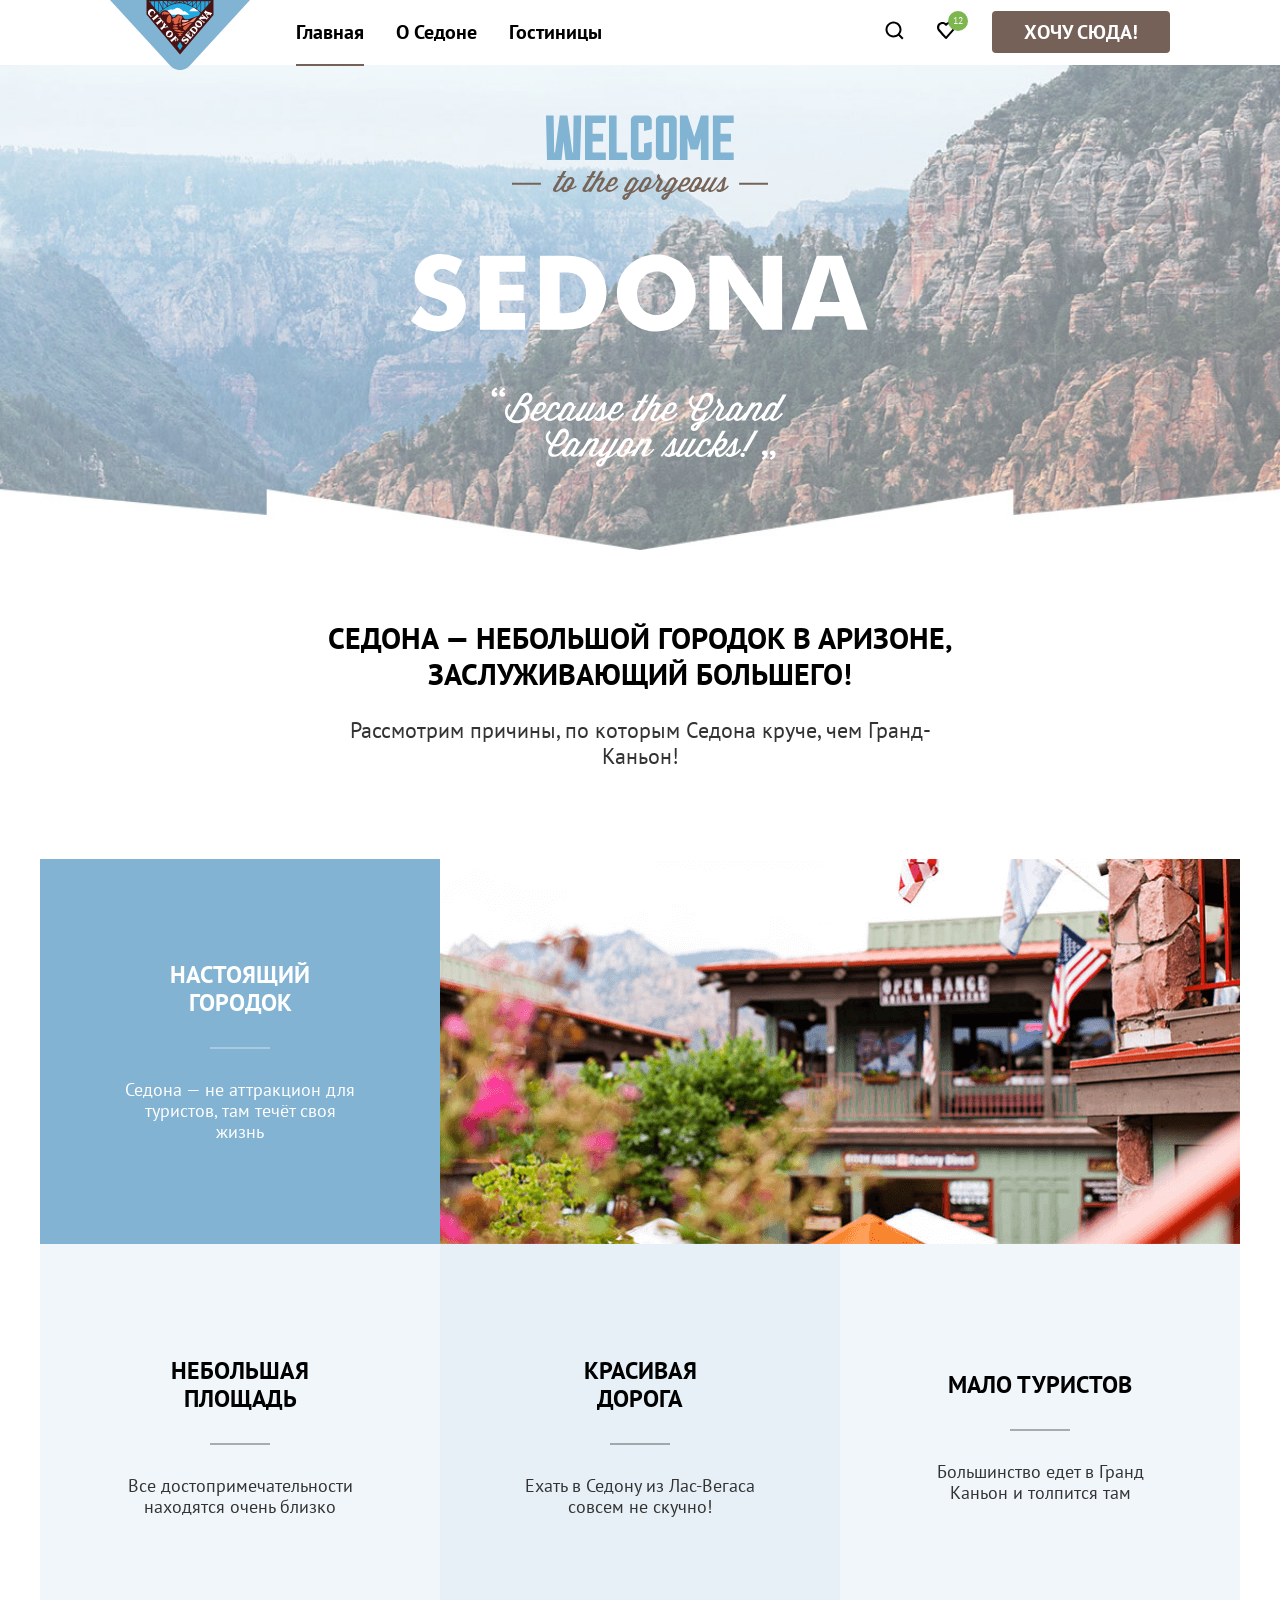
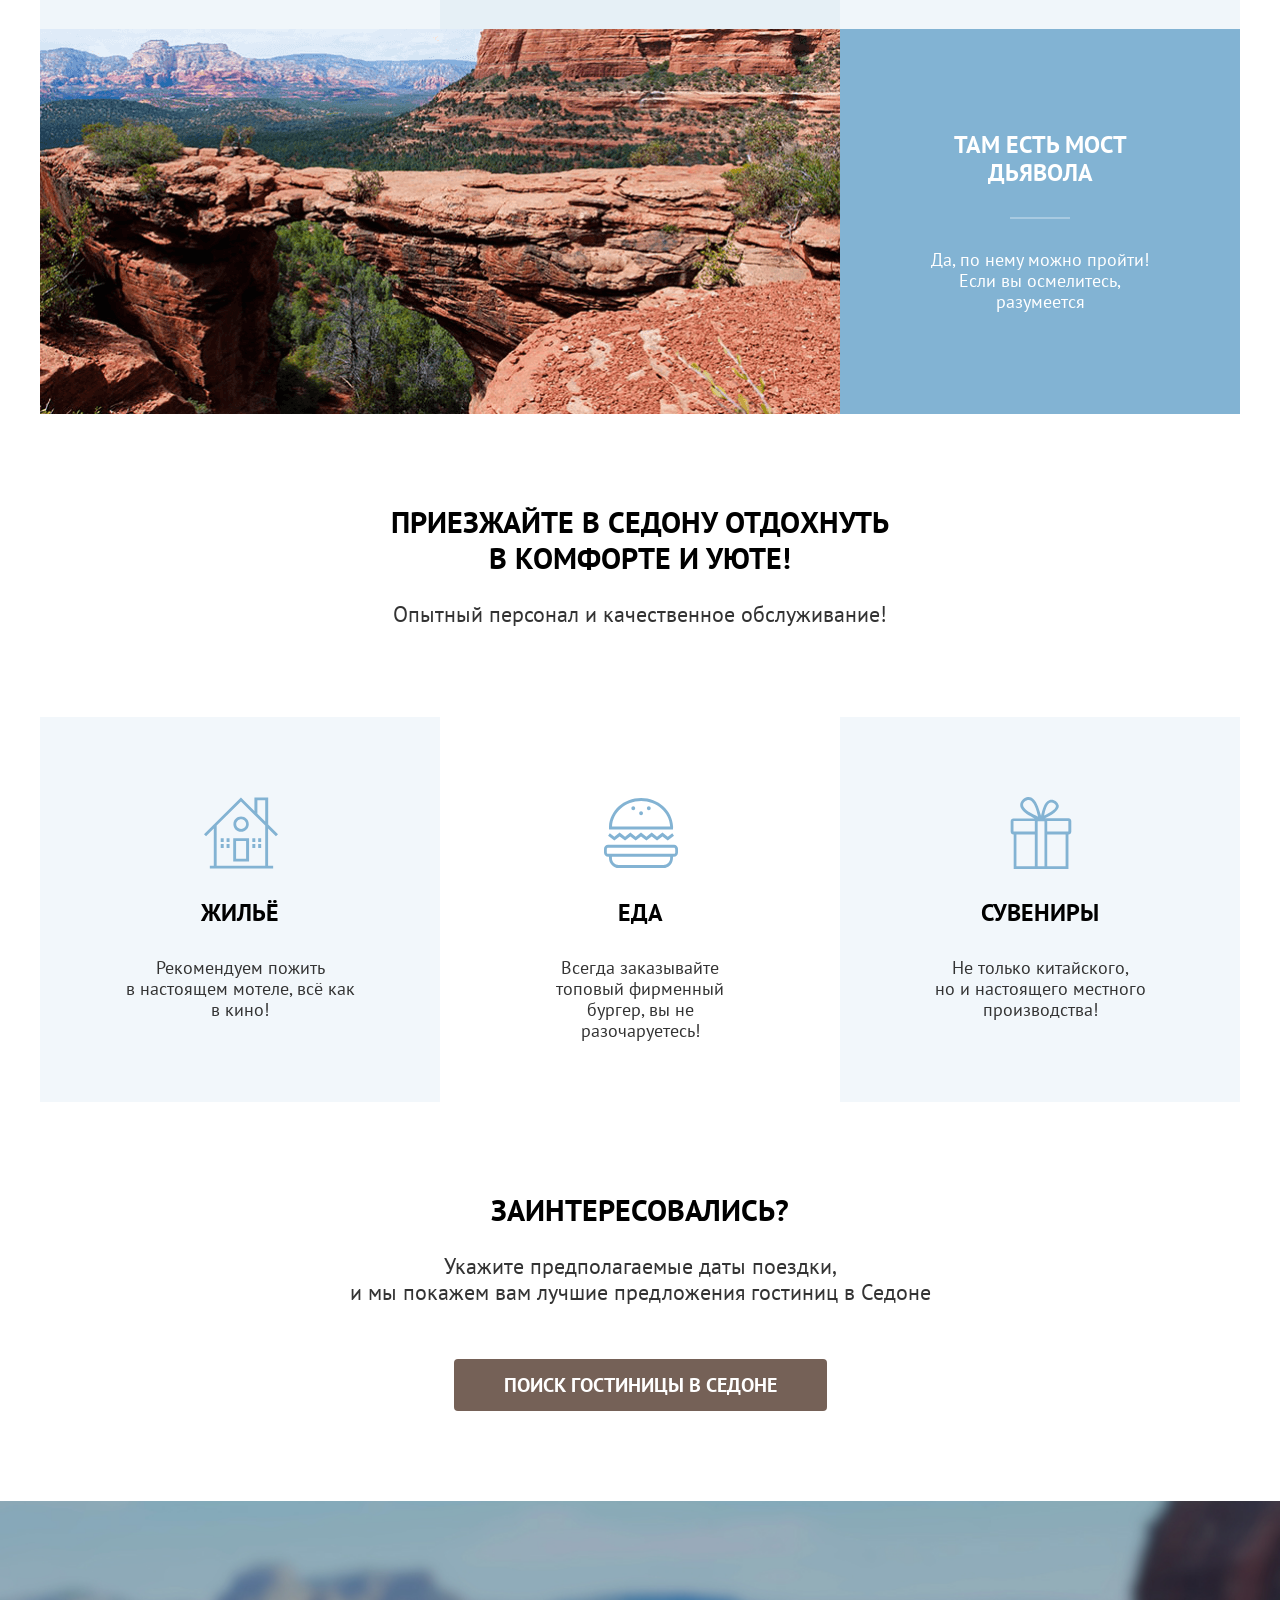
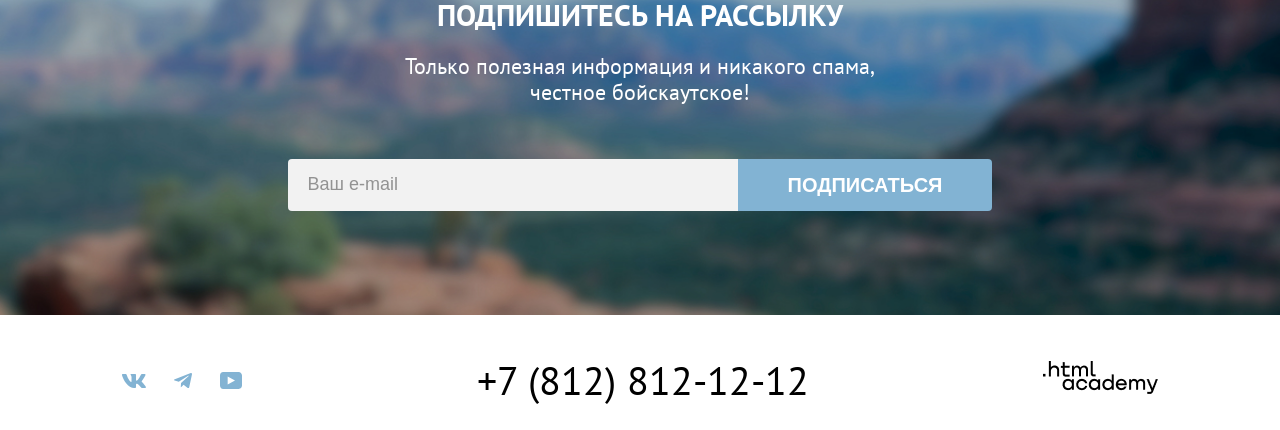
<file: index.html>
<!DOCTYPE html>
<html lang="ru">
<head>
    <meta charset="UTF-8">
    <meta name="viewport" content="width=device-width, initial-scale=1.0">
    <link rel="stylesheet" href="style.css">
    <link rel="icon" href="favicon.ico" sizes="32x32">
    <title>SEDONA</title>
</head>
<body>

    <header class="header" id="header">
        <div class="container">
            <nav class="header-nav">

                <ul class="header-nav-list">
                    <li class="header-nav-item header-nav-img">
                        <a class="header-nav-link" aria-current="page">
                            <img src="images/logo.svg" width="140" height="70" alt="Логотип сайта SEDONA" title="Логотип сайта SEDONA">
                        </a>
                    </li>
                    <li class="header-nav-item">
                        <a class="header-nav-link header-nav-link--current" href="#" aria-current="page">
                            Главная
                        </a>
                    </li>
                    <li class="header-nav-item">
                        <a class="header-nav-link" href="#">
                            О Седоне
                        </a>
                    </li>
                    <li class="header-nav-item">
                        <a class="header-nav-link" href="hotels.html">
                            Гостиницы
                        </a>
                    </li>
                </ul>

                <ul class="header-nav-list">
                    <li  class="header-nav-item">
                        <a class="header-nav-link" href="#">
                            <img src="images/search.svg" width="20" height="20" alt="Поиск">
                            <span class="visually-hidden">Поиск</span>
                        </a>
                    </li>
                    <li  class="header-nav-item header-nav-item--green">
                        <a class="header-nav-link" href="#">
                            <img src="images/heart.svg" width="20" height="20" alt="Избранное">
                            <span class="visually-hidden">Отелей в избранном:</span>
                            <span class="count">12</span>
                        </a>
                    </li>
                    <li class="header-nav-item button">
                        <a class="header-button header-nav-link" href="#">Хочу сюда!</a>
                    </li>
                </ul>

            </nav>
        </div>
    </header>

    <main class="main">

        <section class="main-page">
            <h1 class="visually-hidden">Седона - город в Аризне</h1>
            <img class="main-page-img" width="458" height="352" src="images/welcome_to_sedona.svg" alt="Welcome to the gorgeous Sedona, because the Grand Canyon sucks!">
        </section>

        <section class="main-page-description">
            <h2 class="main-page-description-title">Седона — небольшой городок в Аризоне, заслуживающий большего!</h2>
            <p class="main-page-description-text">Рассмотрим причины, по которым Седона круче, чем Гранд-Каньон!
            </p>
        </section>

        <section class="advantages">
            <h2 class="visually-hidden">Преимущества</h2>
            <ul class="advantages-list">
                <li class="advantages-item">
                    <h3 class="advantages-title advantages-accent">Настоящий городок</h3>
                    <p class="advantages-text advantages-accent">
                        Седона — не аттракцион для туристов, там течёт своя жизнь
                    </p>
                </li>
                <li class="advantages-item advantages-item-grid-top">
                    <h3 class="visually-hidden">Пейзаж города Седона</h3>
                    <img class="advantages-img" width="800" height="385" src="images/photo-1.png" alt="Пейзаж городка Седона">
                </li>
                <li class="advantages-item advantages-item-grid-middle">
                    <h3 class="advantages-title advantages-title--grey">Небольшая площадь</h3>
                    <p class="advantages-text">
                        Все достопримечательности находятся очень близко
                    </p>
                </li>
                <li class="advantages-item">
                    <h3 class="advantages-title advantages-title--grey">Красивая дорога</h3>
                    <p class="advantages-text">
                        Ехать в Седону из Лас-Вегаса совсем не скучно!
                    </p>
                </li>
                <li class="advantages-item">
                    <h3 class="advantages-title advantages-title--grey">Мало туристов</h3>
                    <p class="advantages-text">
                        Большинство едет в Гранд Каньон и толпится там
                    </p>
                </li>
                <li class="advantages-item advantages-item-grid-bottom">
                    <h3 class="visually-hidden">Гранд-Каньон</h3>
                    <img class="advantages-img" width="800" height="385" src="images/photo-2.png" alt="Гранд-Каньон">
                </li>
                <li class="advantages-item">
                    <h3 class="advantages-title advantages-accent">Там есть мост дьявола</h3>
                    <p class="advantages-text advantages-accent">
                      Да, по нему можно пройти! Если вы осмелитесь, разумеется
                    </p>
                </li>
            </ul>
        </section>

        <section class="main-page-description">
            <h2 class="main-page-description-title">Приезжайте в Седону отдохнуть <br> в комфорте и уюте!</h2>
            <p class="main-page-description-text">Опытный персонал и качественное обслуживание!
            </p>
        </section>

        <section class="services">
            <h2 class="visually-hidden">Особенности</h2>
            <ul class="services-list">
              <li class="services-item">
                <img class="services-img" width="75" height="72" src="images/advantage-icon-1.svg" alt="Жильё">
                <h3 class="services-subtitle">Жильё</h3>
                <p class="services-text">Рекомендуем пожить <br> в настоящем мотеле,
                  всё как в кино!</p>
              </li>
              <li class="services-item">
                <img class="services-img" width="75" height="75" src="images/advantage-icon-2.svg" alt="Еда">
                <h3 class="services-subtitle">Еда</h3>
                <p class="services-text">Всегда заказывайте <br>
                  топовый фирменный бургер, вы не разочаруетесь!</p>
              </li>
              <li class="services-item">
                <img class="services-img" width="75" height="72" src="images/advantage-icon-3.svg" alt="Сувениры">
                <h3 class="services-subtitle">Сувениры</h3>
                <p class="services-text">Не только китайского, <br> но и настоящего местного производства!</p>
              </li>
            </ul>
        </section>

        <section class="main-page-description">
            <h2 class="main-page-description-title">Заинтересовались?</h2>
            <p class="main-page-description-text">Укажите предполагаемые даты поездки, <br> и мы покажем вам лучшие предложения гостиниц в Седоне
            </p>
            <a class="button-search" href="hotels.html">Поиск гостиницы в Седоне</a>
        </section>

        <section class="subscribe">
            <h2 class="subscribe-title">Подпишитесь на рассылку</h2>
            <p class="subscribe-text">Только полезная информация и никакого спама, <br> честное бойскаутское!</p>
            <form class="subscribe-form" action="https://echo.htmlacademy.ru" method="post">
                <label>
                    <input class="subscribe-input field" type="email" name="email" placeholder="Ваш e-mail" required>
                </label>
                <button class="subscribe-button" type="submit">Подписаться</button>
            </form>
        </section>

    </main>

    <footer class="footer">
        <div class="container">
            <ul class="footer-social">
                <li class="footer-social-item">
                    <a class="footer-social-link" href="https://vk.com/htmlacademy" target="_blank" rel="noopener noreferrer">
                        <img src="images/social-vk.svg" width="24" height="14" alt="Социальная весть Вконтакте" title="Вконтакте">
                        <span class="visually-hidden">Вконтакте</span>
                    </a>
                    <a class="footer-social-link" href="https://t.me/htmlacademy" target="_blank" rel="noopener noreferrer">
                        <img src="images/social-tel.svg" width="18" height="16" alt="Социальная сеть Telegram" title="Telegram">
                        <span class="visually-hidden">Telegram</span>
                    </a>
                    <a class="footer-social-link" href="https://www.youtube.com/user/htmlacademyru" target="_blank" rel="noopener noreferrer">
                        <img src="images/social-you.svg" width="22" height="17" alt="Социальная сеть Youtube" title="Youtube">
                        <span class="visually-hidden">Youtube</span>
                    </a>
                </li>
                <li class="footer-social-tel">
                    <a class="footer-social-link" href="tel:78128121212">+7 (812) 812-12-12</a>
                </li>
                <li class="footer-social-item">
                    <a class="footer-social-link" href="index.html">
                        <img class="footer-addres" src="images/logo_htmlacademy.png" width="115" height="33" alt="Логотип HTML Academy" title="Логотип HTML Academy">
                    </a>
                </li>
            </ul>
        </div>
    </footer>

    <div class="modal-container modal-container-none">
        <div class="modal modal-auth">

            <section class="modal-content">
                <h2 class="modal-content-title">Поиск гостиницы в Седоне</h2>
                <form class="modal-form" action="https://echo.htmlacademy.ru" method="post">
                    <p class="field-group">
                        <label class="field-group-label" for="check-in-date">Дата Заезда:
                        </label>
                        <input class="field-group-input" type="text" id="check-in-date" name="date" placeholder="Укажите дату" value="27 апреля 2020" required>
                    </p>
                    <p class="field-group">
                        <label class="field-group-label" for="check-out-date">Дата Выезда:
                        </label>
                        <input class="field-group-input" type="text" id="check-out-date" name="date" placeholder="Укажите дату" value="1 сентября 2023" required>
                    </p>
                    <p class="field-group-kids">
                        <label class="field-group-label" for="adults">Взрослые:</label>
                        <span class="number-control">
                            <button class="number-control-button" type="button">
                                <img src="images/button-minus.svg" alt="Кнопка минус">
                            </button>
                            <input class="number-field" type="number" id="adults" name="adults" value="2">
                            <button class="number-control-button" type="button">
                                <img src="images/button-plus.svg" alt="Кнопка плюс">
                            </button>
                        </span>

                        <label class="field-group-label" for="kids">Дети:</label>
                        <span class="number-control">
                            <button class="number-control-button" type="button">
                                <img src="images/button-minus.svg" alt="Кнопка минус">
                            </button>
                            <input class="number-field" type="number" id="kids" name="kids" value="3">
                            <button class="number-control-button" type="button">
                                <img src="images/button-plus.svg" alt="Кнопка плюс">
                            </button>
                        </span>
                    </p>
                    <button class="modal-form-button" type="submit">
                        Найти
                    </button>
                </form>
            </section>

            <button class="modal-close-button" type="button">
                <span class="visually-hidden">Закрыть</span>
            </button>

        </div>
    </div>

</body>
</html>
</file>
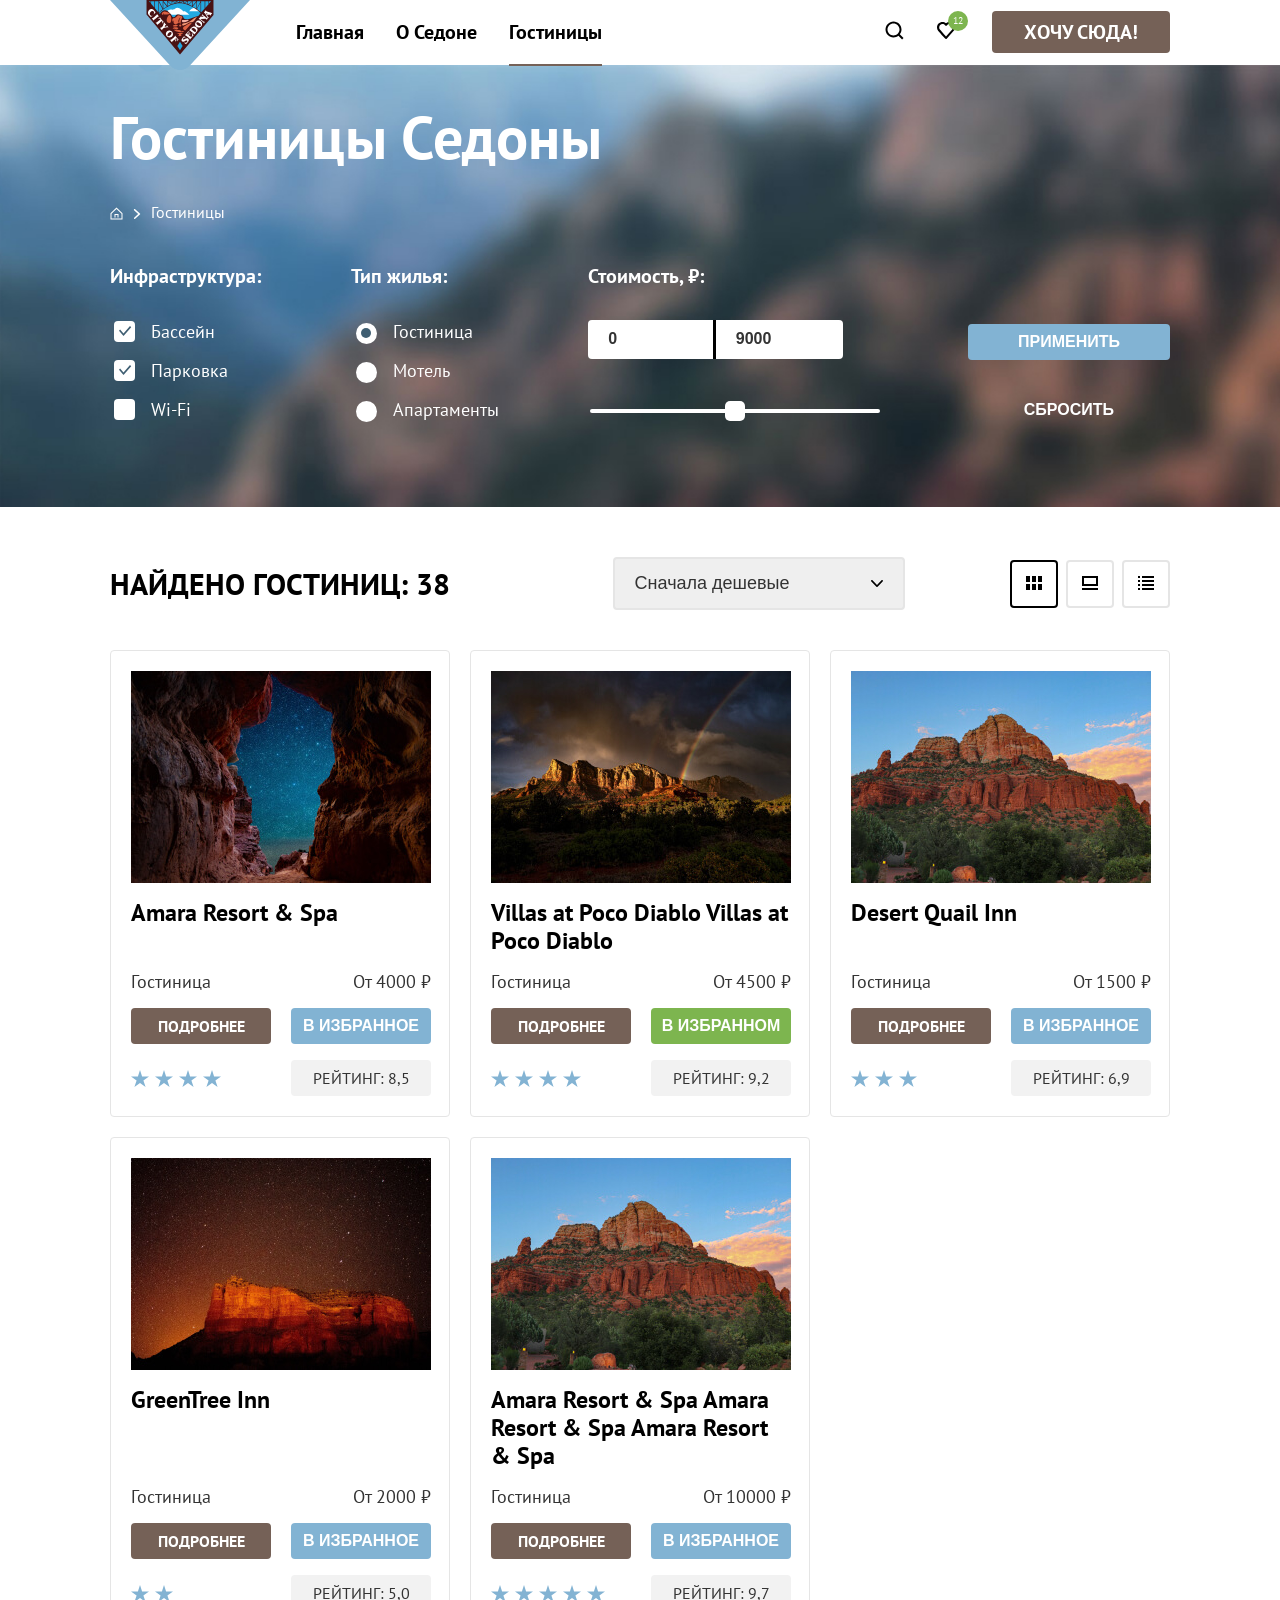
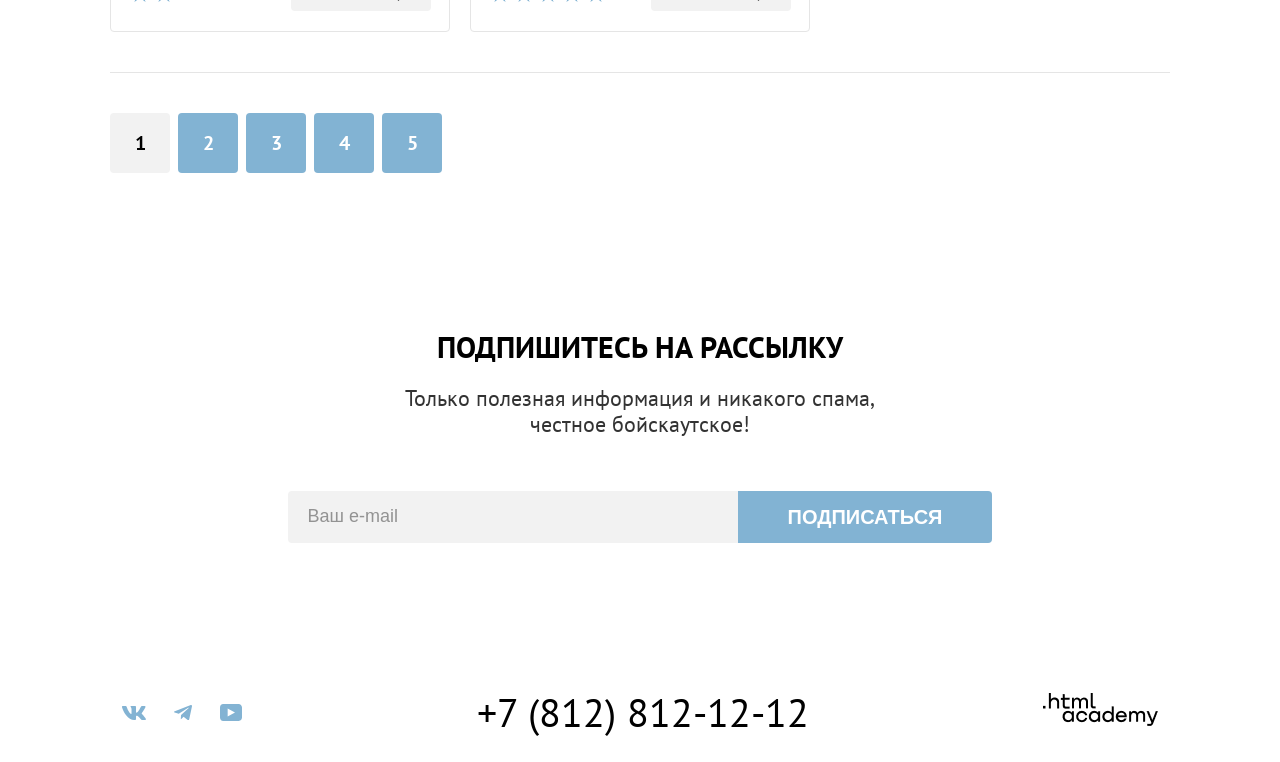
<file: hotels.html>
<!DOCTYPE html>
<html lang="ru">
<head>
    <meta charset="UTF-8">
    <meta name="viewport" content="width=device-width, initial-scale=1.0">
    <link rel="stylesheet" href="style.css">
    <link rel="stylesheet" href="hotels_style.css">
    <link rel="icon" href="favicon.ico" sizes="32x32">
    <title>SEDONA_ONE</title>
</head>
<body>

    <header class="header" id="header">
        <div class="container">
            <nav class="header-nav">

                <ul class="header-nav-list">
                    <li class="header-nav-item header-nav-img">
                        <a class="header-nav-link" aria-current="page">
                            <img src="images/logo.svg" width="140" height="70" alt="Логотип сайта SEDONA" title="Логотип сайта SEDONA">
                        </a>
                    </li>
                    <li class="header-nav-item">
                        <a class="header-nav-link" href="index.html" aria-current="page">
                            Главная
                        </a>
                    </li>
                    <li class="header-nav-item">
                        <a class="header-nav-link" href="#">
                            О Седоне
                        </a>
                    </li>
                    <li class="header-nav-item">
                        <a class="header-nav-link header-nav-link--current" href="#">
                            Гостиницы
                        </a>
                    </li>
                </ul>

                <ul class="header-nav-list">
                    <li  class="header-nav-item">
                        <a class="header-nav-link" href="#">
                            <img src="images/search.svg" width="20" height="20" alt="Поиск">
                            <span class="visually-hidden">Поиск</span>
                        </a>
                    </li>
                    <li  class="header-nav-item header-nav-item--green">
                        <a class="header-nav-link" href="#">
                            <img src="images/heart.svg" width="20" height="20" alt="Избранное">
                            <span class="visually-hidden">Отелей в избранном:</span>
                            <span class="count">12</span>
                        </a>
                    </li>
                    <li class="header-nav-item button">
                        <a class="header-button header-nav-link" href="#">Хочу сюда!</a>
                    </li>
                </ul>

            </nav>
        </div>
    </header>

    <main class="main">

        <section class="main-inner">
            <div class="container">
                <h1 class="main-inner-title">Гостиницы Седоны</h1>
                <ul class="breadcrumbs">
                    <li class="breadcrumbs-item">
                        <a class="breadcrumbs-link" href="index.html">
                            <img src="images/home.svg" alt="Вернуться на главную" title="Вернуться на главную страницу">
                        </a>
                    </li>
                    <li class="breadcrumbs-item">
                        <img class="breadcrumbs-link" src="images/arrow-right.svg" alt="Стрелка вправо">
                        <span class="visually-hidden">Стрелка вправо</span>
                      </li>
                    <li class="breadcrumbs-item">
                        <a class="breadcrumbs-link">Гостиницы</a>
                    </li>
                </ul>

                <h2 class="visually-hidden">Фильтр гостиниц Седоны</h2>
                <form class="catalog-form" action="https://echo.htmlacademy.ru" method="post">

                    <fieldset class="catalog-form-group">
                        <legend class="catalog-form-title">Инфраструктура:</legend>
                        <ul class="catalog-form-list">
                            <li class="catalog-form-item">
                                <label class="control">
                                    <input class="control-input" type="checkbox" name="pool" checked>Бассейн
                                </label>
                            </li>
                            <li class="catalog-form-item">
                                <label class="control">
                                    <input class="control-input" type="checkbox" name="parking" checked>Парковка
                                </label>
                            </li>
                            <li class="catalog-form-item">
                                <label class="control">
                                    <input class="control-input" type="checkbox" name="wi-fi">Wi-Fi
                                </label>
                            </li>
                        </ul>
                    </fieldset>

                    <fieldset class="catalog-form-group">
                        <legend class="catalog-form-title">Тип жилья:</legend>
                        <ul class="catalog-form-list">
                            <li class="catalog-form-item">
                                <label class="control">
                                    <input class="control-input radio-input" type="radio" value="hotels" name="product-group" checked>Гостиница
                                </label>
                            </li>
                            <li class="catalog-form-item">
                                <label class="control">
                                    <input class="control-input radio-input" type="radio" value="motel" name="product-group">Мотель
                                </label>
                            </li>
                            <li class="catalog-form-item">
                                <label class="control">
                                    <input class="control-input radio-input" type="radio" value="apartments" name="product-group">Апартаменты
                                </label>
                            </li>
                        </ul>
                    </fieldset>

                    <fieldset class="catalog-form-group catalog-form-group-range">
                        <legend class="catalog-form-title">Стоимость, ₽:</legend>
                        <label class="catalog-range">
                            <input class="catalog-range-input" type="number" name="price-from" placeholder="0">
                        </label>
                        <label class="catalog-range">
                            <input class="catalog-range-input catalog-range-input--right" type="number" name="price-to" placeholder="9000">
                        </label>
                        <label class="catalog-range">
                            <input class="catalog-range-cursor" type="range" title="Потяните курсор">
                        </label>
                    </fieldset>

                    <div class="catalog-form-group  catalog-buttons-form">
                        <button class="catalog-button" type="submit">Применить</button>
                        <button class="catalog-button catalog-button--transparent" type="reset">Сбросить</button>
                    </div>

                </form>
            </div>
        </section>

        <section class="catalog-hotels">
            <div class="container">
                <div class="catalog-hotels-description">
                    <h2 class="catalog-hotels-title">Найдено гостиниц: 38</h2>

                    <select class="catalog-hotels-select-control" aria-label="Сортировка">
                        <option value="cheap">Сначала дешевые</option>
                        <option value="expensive">Сначала дорогие</option>
                        <option value="popular">Сначала популярные</option>
                    </select>

                    <ul class="catalog-hotels-display-list">
                        <li class="catalog-hotels-display-item">
                            <a class="sort sort-current" href="catalog.html?view=tile" title="Показать карточки">
                                <img src="images/view-icon-1.svg" width="16" height="14" alt="Показать карточки">
                                <span class="visually-hidden">Показать карточки</span>
                            </a>
                        </li>
                        <li class="catalog-hotels-display-item">
                            <a class="sort" href="catalog.html?view=tile" title="Показать карточки по одной">
                                <img src="images/view-icon-2.svg" width="16" height="14" alt="Показать карточки">
                                <span class="visually-hidden">Показать карточки</span>
                            </a>
                        </li>
                        <li class="catalog-hotels-display-item">
                            <a class="sort" href="catalog.html?view=tile" title="Показать список">
                                <img src="images/view-icon-3.svg" width="16" height="14" alt="Показать карточки">
                                <span class="visually-hidden">Показать карточки</span>
                            </a>
                        </li>
                    </ul>
                </div>

                <section class="hotels">
                    <h2 class="visually-hidden">Список гостиниц Седоны</h2>
                    <ul class="hotels-list">
                        <li class="hotels-item">
                            <article class="hotels-card">
                                <a class="hotels-item-link" href="index.html">
                                    <img class="hotels-item-img" width="300" height="212" src="images/hotels/hotel-1.jpg" alt="Изображение гостиницы Amara Resort & Spa">
                                </a>
                                <a class="hotels-item-link" href="index.html">
                                    <h3 class="hotels-item-title">Amara Resort & Spa</h3>
                                </a>
                                <p class="hotels-text">Гостиница</p>
                                <p class="hotels-price">От 4000 ₽</p>
                                <a class="hotels-button" href="#">Подробнее</a>
                                <button class="hotels-favorites" type="button" title="Добавить в избранное">В избранное</button>
                                <p class="hotels-stars">
                                    <img src="images/star.svg" alt="Голубая звезда">
                                    <img src="images/star.svg" alt="Голубая звезда">
                                    <img src="images/star.svg" alt="Голубая звезда">
                                    <img src="images/star.svg" alt="Голубая звезда">
                                </p>
                                <span class="visually-hidden">4 звезды</span>
                                <p class="hotels-raiting">Рейтинг: 8,5</p>
                            </article>
                        </li>
                        <li class="hotels-item">
                            <article class="hotels-card">
                                <a class="hotels-item-link" href="index.html">
                                    <img class="hotels-item-img" width="300" height="212" src="images/hotels/hotel-2.jpg" alt="Изображение гостиницы Amara Resort & Spa">
                                </a>
                                <a class="hotels-item-link" href="index.html">
                                    <h3 class="hotels-item-title">Villas at Poco Diablo Villas at Poco Diablo</h3>
                                </a>
                                <p class="hotels-text">Гостиница</p>
                                <p class="hotels-price">От 4500 ₽</p>
                                <a class="hotels-button" href="#">Подробнее</a>
                                <button class="hotels-favorites hotels-favorites-green" type="button" title="Добавить в избранное">В избранном</button>
                                <p class="hotels-stars">
                                    <img src="images/star.svg" alt="Голубая звезда">
                                    <img src="images/star.svg" alt="Голубая звезда">
                                    <img src="images/star.svg" alt="Голубая звезда">
                                    <img src="images/star.svg" alt="Голубая звезда">
                                </p>
                                <span class="visually-hidden">4 звезды</span>
                                <p class="hotels-raiting">Рейтинг: 9,2</p>
                            </article>
                        </li>
                        <li class="hotels-item">
                            <article class="hotels-card">
                                <a class="hotels-item-link" href="index.html">
                                    <img class="hotels-item-img" width="300" height="212" src="images/hotels/hotel-3.jpg" alt="Изображение гостиницы Amara Resort & Spa">
                                </a>
                                <a class="hotels-item-link" href="index.html">
                                    <h3 class="hotels-item-title">Desert Quail Inn</h3>
                                </a>
                                <p class="hotels-text">Гостиница</p>
                                <p class="hotels-price">От 1500 ₽</p>
                                <a class="hotels-button" href="#">Подробнее</a>
                                <button class="hotels-favorites" type="button" title="Добавить в избранное">В избранное</button>
                                <p class="hotels-stars">
                                    <img src="images/star.svg" alt="Голубая звезда">
                                    <img src="images/star.svg" alt="Голубая звезда">
                                    <img src="images/star.svg" alt="Голубая звезда">
                                </p>
                                <span class="visually-hidden">3 звезды</span>
                                <p class="hotels-raiting">Рейтинг: 6,9</p>
                            </article>
                        </li>
                        <li class="hotels-item">
                            <article class="hotels-card">
                                <a class="hotels-item-link" href="index.html">
                                    <img class="hotels-item-img" width="300" height="212" src="images/hotels/hotel-4.jpg" alt="Изображение гостиницы Amara Resort & Spa">
                                </a>
                                <a class="hotels-item-link" href="index.html">
                                    <h3 class="hotels-item-title">GreenTree Inn</h3>
                                </a>
                                <p class="hotels-text">Гостиница</p>
                                <p class="hotels-price">От 2000 ₽</p>
                                <a class="hotels-button" href="#">Подробнее</a>
                                <button class="hotels-favorites" type="button" title="Добавить в избранное">В избранное</button>
                                <p class="hotels-stars">
                                    <img src="images/star.svg" alt="Голубая звезда">
                                    <img src="images/star.svg" alt="Голубая звезда">
                                </p>
                                <span class="visually-hidden">2 звезды</span>
                                <p class="hotels-raiting">Рейтинг: 5,0</p>
                            </article>
                        </li>
                        <li class="hotels-item">
                            <article class="hotels-card">
                                <a class="hotels-item-link" href="index.html">
                                    <img class="hotels-item-img" width="300" height="212" src="images/hotels/hotel-3.jpg" alt="Изображение гостиницы Amara Resort & Spa">
                                </a>
                                <a class="hotels-item-link" href="index.html">
                                    <h3 class="hotels-item-title">Amara Resort & Spa Amara Resort & Spa Amara Resort & Spa</h3>
                                </a>
                                <p class="hotels-text">Гостиница</p>
                                <p class="hotels-price">От 10000 ₽</p>
                                <a class="hotels-button" href="#">Подробнее</a>
                                <button class="hotels-favorites" type="button" title="Добавить в избранное">В избранное</button>
                                <p class="hotels-stars">
                                    <img src="images/star.svg" alt="Голубая звезда">
                                    <img src="images/star.svg" alt="Голубая звезда">
                                    <img src="images/star.svg" alt="Голубая звезда">
                                    <img src="images/star.svg" alt="Голубая звезда">
                                    <img src="images/star.svg" alt="Голубая звезда">
                                </p>
                                <span class="visually-hidden">5 звезд</span>
                                <p class="hotels-raiting">Рейтинг: 9,7</p>
                            </article>
                        </li>
                    </ul>
                </section>
            </div>
        </section>

        <section class="paginations">
            <h2 class="visually-hidden">Страницы гостиниц Седоны</h2>
            <div class="container">

                <ul class="paginations-list">
                    <li class="paginations-item paginations-item-current">
                        <a class="paginations-link paginations-link-current" aria-current="page">1</a>
                    </li>
                    <li class="paginations-item">
                        <a class="paginations-link" href="#">2</a>
                    </li>
                    <li class="paginations-item">
                        <a class="paginations-link" href="#">3</a>
                    </li>
                    <li class="paginations-item">
                        <a class="paginations-link" href="#">4</a>
                    </li>
                    <li class="paginations-item">
                        <a class="paginations-link" href="#">5</a>
                    </li>
                </ul>

            </div>
        </section>

        <section class="subscribe hotels-subscribe">
            <h2 class="subscribe-title hotels-subscribe-title">Подпишитесь на рассылку</h2>
            <p class="subscribe-text hotels-subscribe-text">Только полезная информация и никакого спама, <br> честное бойскаутское!</p>
            <form class="subscribe-form" action="https://echo.htmlacademy.ru" method="post">
                <label>
                    <input class="subscribe-input field" type="email" name="email" placeholder="Ваш e-mail" required>
                </label>
                <button class="subscribe-button" type="submit">Подписаться</button>
            </form>
        </section>

    </main>

    <footer class="footer">
        <div class="container">
            <ul class="footer-social">
                <li class="footer-social-item">
                    <a class="footer-social-link" href="https://vk.com/htmlacademy" target="_blank" rel="noopener noreferrer">
                        <img src="images/social-vk.svg" width="24" height="14" alt="Социальная весть Вконтакте" title="Вконтакте">
                        <span class="visually-hidden">Вконтакте</span>
                    </a>
                    <a class="footer-social-link" href="https://t.me/htmlacademy" target="_blank" rel="noopener noreferrer">
                        <img src="images/social-tel.svg" width="18" height="16" alt="Социальная сеть Telegram" title="Telegram">
                        <span class="visually-hidden">Telegram</span>
                    </a>
                    <a class="footer-social-link" href="https://www.youtube.com/user/htmlacademyru" target="_blank" rel="noopener noreferrer">
                        <img src="images/social-you.svg" width="22" height="17" alt="Социальная сеть Youtube" title="Youtube">
                        <span class="visually-hidden">Youtube</span>
                    </a>
                </li>
                <li class="footer-social-tel">
                    <a class="footer-social-link" href="tel:78128121212">+7 (812) 812-12-12</a>
                </li>
                <li class="footer-social-item">
                    <a class="footer-social-link" href="index.html">
                        <img class="footer-addres" src="images/logo_htmlacademy.png" width="115" height="33" alt="Логотип HTML Academy" title="Логотип HTML Academy">
                    </a>
                </li>
            </ul>
        </div>
    </footer>

</body>
</html>
</file>
<file: style.css>
:root {
    --titleColor: #000000;
    --subTitleColor: #333333;
    --bgColor: #FFFFFF;
    --textErorr: #FF5757;
    --buttonColor: #756157;
    --buttonSecond: #82B3D3;
    --buttonSelect: #7DB54F;
    --buttonSelectHover: #6C9E42;
    --border: #E5E5E5;
    --background: #F2F2F2;
    --backgroundHover: #68A2CA;
    --bgHoverBtn: #615048;
}

@font-face {
    font-family: "PT Sans";
    src: url(/fonts/ptsans-400.woff2) format("woff2");
    font-style: normal;
    font-weight: 400;
    font-display: swap;
}

@font-face {
    font-family: "PT Sans";
    src: url(/fonts/ptsans-700.woff2) format("woff2");
    font-style: normal;
    font-weight: 700;
    font-display: swap;
}

*,
*::before,
*::after {
    box-sizing: border-box;
}

h1, h2, h3, h4, h5, h6, p, button {
    margin: 0;
    padding: 0;
}

body {
    font-family: "PT Sans", sans-serif;
    font-size: 16px;
    line-height: 24px;
    padding: 0;
    margin: 0;
    min-height: 100vh;
    display: flex;
    flex-direction: column;
}

ul {
    padding: 0;
    margin: 0;
    list-style-type: none;
}

li {
    padding: 0;
    margin: 0;
}

.visually-hidden { /* Универсальный класс для скрытия блоков */
    position: absolute;
    width: 1px;
    height: 1px;
    margin: -1px;
    padding: 0;
    border: 0;
    clip: rect(0 0 0 0);
    overflow: hidden;
}

.container {
    max-width: 1100px;
    padding: 0 20px;
    margin: 0 auto;
}

/* Header start */

.header-nav {
    display: flex;
    justify-content: space-between;
    height: 65px;
    position: relative;
    z-index: 1;
}

.header-nav-list {
    display: flex;
    justify-content: space-between;
    flex-wrap: wrap;
}

.header-nav-item:not(.header-nav-img):not(.button) {
    padding: 20px 16px;
}

.header-nav-item--green {
    position: relative;
    margin-right: 20px;
}

.header-nav-link--current {
    border-bottom: 2px solid var(--buttonColor);
    padding-bottom: 19px;
}

.count {
    position: absolute;
    right: 4px;
    top: 11px;
    background-color: var(--buttonSelect);
    color: var(--bgColor);
    min-width: 20px;
    height: 20px;
    border-radius: 100vw;
    font-size: 10px;
    line-height: 10px;
    font-weight: 400;
    padding: 5px;
}

.header-nav-link {
    color: var(--titleColor);
    text-decoration: none;
    font-size: 20px;
    line-height: 24px;
    font-weight: 700;
}

.header-nav-img {
    margin-right: 30px;
    transition: 0.2s linear;
}

.header-nav-img:hover {
    opacity: 0.8;
    cursor: pointer;
}

.button {
    margin-top: 20px;
}

.header-button {
    text-transform: uppercase;
    background-color: var(--buttonColor);
    color: var(--bgColor);
    border-radius: 4px;
    padding: 8px 32px;
    transition: 0.2s linear;
}

.header-button:hover {
    background-color: var(--bgHoverBtn);
}

/* Header end */

/* Main start */

.main {
    width: 100%;
    flex-grow: 1;
}

.main-page {
    background-color: rgba(130, 179, 211, 0.5);
    background-image: url(images/bg.jpg);
    background-repeat: no-repeat;
    background-position: bottom;
    background-size: cover;
    padding: 50px 0 80px;
    height: 485px;
}

.main-page-img {
    display: block;
    margin: 0 auto;
}

.main-page-description {
    width: 50%;
    margin: 0 auto;
    text-align: center;
    margin-bottom: 90px;
}

.main-page-description-title {
    margin-top: 70px;
    margin-bottom: 25px;
    text-transform: uppercase;
    color: var(--titleColor);
    font-size: 30px;
    line-height: 36px;
    font-weight: 700;
}

.main-page-description-text {
    font-size: 22px;
    line-height: 26px;
    color: var(--subTitleColor);
    font-weight: 400;
}

.advantages {
    max-width: 1200px;
    margin: 0 auto;
    color: var(--bgColor);
    margin-bottom: 90px;
}

.advantages-list {
    display: grid;
    grid-template-columns: repeat(3, 400px);
    grid-template-rows: repeat(3, 385px);
}

.advantages-item {
    display: flex;
    flex-direction: column;
    justify-content: center;
    align-items: center;
    padding: 102px 85px;
}

.advantages-item:first-child {
    background-color: var(--buttonSecond);
}

.advantages-item:nth-child(3) {
    background-color: rgba(131, 179, 211, 0.12);
}

.advantages-item:nth-child(4) {
    background-color: rgba(131, 179, 211, 0.2);
}

.advantages-item:nth-child(5) {
    background-color: rgba(131, 179, 211, 0.12);
}

.advantages-item:last-child {
    background-color: var(--buttonSecond);
}

.advantages-item-grid-top {
    grid-column-start: 2;
    grid-column-end: 4;
}

.advantages-item-grid-bottom {
    grid-column-start: 1;
    grid-column-end: 3;
}

.advantages-title {
    max-width: 200px;
    text-transform: uppercase;
    font-size: 24px;
    line-height: 28px;
    font-weight: 700;
    color: var(--titleColor);
    text-align: center;
}

.advantages-title::after {
    content: "";
    width: 60px;
    border-bottom: 2px solid rgba(255, 255, 255, 0.3);
    display: block;
    margin: 30px auto 30px;
}

.advantages-title--grey::after {
    content: "";
    width: 60px;
    border-bottom: 2px solid rgba(0, 0, 0, 0.3);
    display: block;
    margin: 30px auto 30px;
}

.advantages-text {
    font-size: 18px;
    line-height: 21px;
    font-weight: 400;
    color: var(--subTitleColor);
    text-align: center;
}

.advantages-accent {
    color: var(--bgColor);
}

.services {
    margin-bottom: 90px;
}

.services-list {
    display: flex;
    justify-content: center;
}

.services-item {
    display: flex;
    flex-direction: column;
    align-items: center;
    width: 400px;
    height: 385px;
    padding: 80px 85px;
    text-align: center;
}

.services-item:first-child {
    background-color: rgba(130, 179, 211, 0.1);
}

.services-item:last-child {
    background-color: rgba(130, 179, 211, 0.1);
}

.services-img {
    margin-bottom: 30px;
}

.services-subtitle {
    text-transform: uppercase;
    font-size: 24px;
    line-height: 28px;
    font-weight: 700;
    color: var(--titleColor);
    margin-bottom: 30px;
}

.services-text {
    font-size: 18px;
    line-height: 21px;
    font-weight: 400;
    color: var(--subTitleColor);
}

.button-search {
    margin-top: 54px;
    color: var(--bgColor);
    background-color: var(--buttonColor);
    text-transform: uppercase;
    font-size: 20px;
    line-height: 36px;
    font-weight: 700;
    border: none;
    border-radius: 4px;
    padding: 8px 50px;
    text-decoration: none;
    display: inline-block;
    transition: 0.2s linear;
}

.button-search:hover {
    background-color: var(--bgHoverBtn);
}

.subscribe {
    background-color: rgba(130, 179, 211, 0.5);
    background-image: url(images/subscribe.jpg);
    background-repeat: no-repeat;
    background-size: cover;
    background-position: center;
    padding: 96px 0 104px;
    text-align: center;
}

.subscribe-title {
    font-size: 30px;
    line-height: 36px;
    font-weight: 700;
    color: var(--bgColor);
    margin-bottom: 20px;
    text-transform: uppercase;
}

.subscribe-text {
    font-size: 22px;
    line-height: 26px;
    color: var(--bgColor);
    font-weight: 400;
    margin-bottom: 54px;
}

.subscribe-form {
    display: flex;
    justify-content: center;
    align-items: center;
}

.subscribe-input {
    height: 52px;
    width: 450px;
    border: none;
    border-top-left-radius: 4px;
    border-bottom-left-radius: 4px;
    background-color: var(--background);
    padding: 0;
}

.subscribe-input::placeholder {
    padding: 14px 0;
    font-size: 18px;
    line-height: 24px;
    font-weight: 400;
    color: rgba(51, 51, 51, 0.5);
    display: flex;
    justify-content: center;
}

.subscribe-button {
    height: 52px;
    color: var(--bgColor);
    background-color: var(--buttonSecond);
    border-top-left-radius: 0;
    border-bottom-left-radius: 0;
    border: none;
    padding: 8px 50px;
    font-size: 20px;
    line-height: 36px;
    font-weight: 700;
    text-transform: uppercase;
    border-top-right-radius: 4px;
    border-bottom-right-radius: 4px;
    transition: 0.2s linear;
}

.subscribe-button:hover {
    background-color: var(--backgroundHover);
}

.field {
    padding: 14px 20px;
    font-weight: inherit;
    font-size: inherit;
    line-height: inherit;
    cursor: pointer;
    transition: 0.2s linear;
}

/* Main end */

/* Footer start */

.footer-social {
    display: flex;
    justify-content: space-between;
    align-items: center;
    padding: 40px 0 30px;
}

.footer-social-item .footer-social-link {
    padding: 12px 12px;
}

.footer-social-tel {
    font-size: 40px;
    line-height: 40px;
    font-weight: 400;
    color: var(--titleColor);
}

.footer-social-link {
    text-decoration: none;
    color: var(--titleColor);
    vertical-align: middle;
    transition: 0.2s linear;
}

.footer-social-link:hover {
    color: var(--buttonColor);
}

.footer-social-link img {
    transition: 0.2s linear;
    vertical-align: middle;
}

.footer-social-link:hover img {
    opacity: 0.8;
}

.footer-addres {
    transition: 0.2s linear;
}

.footer-addres:hover {
    opacity: 0.8;
}

/* Footer end */

/* Modal container start */

.modal-container {
    position: fixed;
    top: 0;
    left: 0;
    z-index: 1;
    display: flex;
    width: 100%;
    height: 100%;
    background-color: rgba(242, 242, 242, 0.8);
}

.modal {
    position: relative;
    margin: auto;
    padding: 64px 70px;
    background-color: var(--bgColor);
}

.modal-auth {
    width: 720px;
    border-radius: 30px;
}

.modal-close-button {
    position: absolute;
    padding: 0;
    top: 64px;
    right: 52px;
    width: 52px;
    height: 52px;
    background-color: var(--background);
    border-radius: 50%;
    border: none;
    background-image: url("images/close.svg");
    background-repeat: no-repeat;
    background-position: center;
    cursor: pointer;
}

.modal-content-title {
    text-transform: uppercase;
    font-size: 30px;
    line-height: 36px;
    color: var(--titleColor);
    font-weight: 700;
    margin-right: 50px;
    margin-bottom: 64px;
}

.field-group {
    width: 100%;
    display: flex;
    justify-content: space-between;
    align-items: center;
    margin-bottom: 48px;
}

.field-group-label {
    color: var(--titleColor);
    font-weight: 700;
    font-size: 20px;
    line-height: 24px;
    float: left;
}

.field-group-input {
    background-color: var(--background);
    padding: 12px 20px;
    border: none;
    width: 440px;
    border-radius: 4px;
    float: right;
    background-image: url("images/date.svg");
    background-repeat: no-repeat;
    background-position: 405px 10px;
}

.field-group-kids {
    margin-bottom: 48px;
    display: flex;
    justify-content: space-between;
    align-items: center;
}

.number-control {
    display: grid;
    grid-template-columns: 40px 30px 40px;
    align-items: center;
    width: 110px;
    background-color: var(--background);
    border-radius: 4px;
}

.number-field {
    padding: 14px 20px;
    font-family: inherit;
    font-size: 18px;
    line-height: 20px;
    font-weight: 700;
    color: var(--titleColor);
    border: none;
    background-color: transparent;
}

.number-control-button {
    flex-shrink: 0;
    justify-self: center;
    display: flex;
    align-items: center;
    justify-content: center;
    width: 20px;
    height: 20px;
    padding: 0;
    color: var(--background);
    border: none;
    cursor: pointer;
}

.modal-form-button {
    width: 100%;
    background-color: var(--buttonSecond);
    border: none;
    color: var(--background);
    text-transform: uppercase;
    padding: 18px;
    font-size: 20px;
    line-height: 24px;
    font-weight: 700;
    border-radius: 10px;
    transition: 0.2s linear;
}

.modal-form-button:hover {
    background-color: var(--backgroundHover);
}

.modal-container-none {
    display: none;
}

/* Modal container end */

/* Tooltip start */

.tooltip {
    position: absolute;
    width: 20px;
    height: 20px;
}

.tooltip-toggle {
    border: none;
    background-color: transparent;
    padding: 0;
    margin: 0;
    display: block;
}

.tooltip-text {
    background-color: var(--subTitleColor);
    color: var(--bgColor);
    font-size: 16px;
    line-height: 20px;
    font-weight: 400;
    padding: 16px;
    border-radius: 10px;
    display: block;
    width: 256px;
}

/* Tooltip end */
</file>
<file: hotels_style.css>
:root {
    --titleColor: #000000;
    --subTitleColor: #333333;
    --bgColor: #FFFFFF;
    --textErorr: #FF5757;
    --buttonColor: #756157;
    --buttonSecond: #82B3D3;
    --buttonSelect: #7DB54F;
    --buttonSelectHover: #6C9E42;
    --border: #E5E5E5;
    --background: #F2F2F2;
    --backgroundHover: #68A2CA;
    --bgHoverBtn: #615048;
}

.main-inner {
    background-color: rgba(130, 179, 211, 0.5);
    background-image: url(images/background-inner.jpg);
    background-repeat: no-repeat;
    background-position: 0 0;
    background-size: cover;
    padding-bottom: 70px;
}

.main-inner-title {
    color: var(--bgColor);
    font-size: 60px;
    line-height: 75px;
    font-weight: 700;
    padding-top: 35px;
    margin: 0;
    margin-bottom: 25px;
}

.breadcrumbs {
    display: flex;
    color: var(--bgColor);
}

.breadcrumbs-item img {
    vertical-align: middle;
}

.breadcrumbs-item {
    margin-right: 10px;
    margin-bottom: 40px;
}

.catalog-form {
    display: flex;
    justify-content: space-between;
    align-items: flex-start;
    flex-wrap: wrap;
}

.catalog-form-group:not(:last-child) {
    border: none;
    margin-right: 70px;
    padding: 0;
    margin-left: 0;
    color: var(--bgColor);
}

.catalog-form-group-range {
    width: 290px;
}

.catalog-form-title {
    padding: 0;
    font-size: 20px;
    line-height: 24px;
    font-weight: 700;
    margin-bottom: 32px;
}

.catalog-form-item {
    display: flex;
    align-items: center;
    height: 23px;
    margin-bottom: 16px;
    color: var(--bgColor);
    font-size: 18px;
    line-height: 23px;
    font-weight: 400;
}

.control {
    display: flex;
    align-items: center;
    cursor: pointer;
}

.control-input {
    -webkit-appearance: none;
    appearance: none;
    border-radius: 4px;
    margin-right: 16px;
    position: relative;
    width: 21px;
    height: 21px;
    background-color: var(--bgColor);
    transition: 0.2s linear;
}

.radio-input {
    border-radius: 50%;
}

.control-input::after {
    content: "";
    position: absolute;
    left: 5px;
    top: 5px;
    width: 0;
    height: 0;
    background-image: url("images/check.svg");
    background-repeat: no-repeat;
    transition: 0.2s linear;
}

.radio-input::after {
    background-image: url("images/padio.svg");
}

.control-input:checked::after,
.radio-input:checked::after {
    width: 21px;
    height: 21px;
    transition: 0.2s linear;
}

.catalog-range-input {
    width: 45%;
    margin-bottom: 36px;
    border: none;
    padding: 12px 20px;
    border-radius: 4px;
}

.catalog-range-input::-webkit-outer-spin-button,
.catalog-range-input::-webkit-inner-spin-button {
    appearance: none;
    margin: 0;
}

.catalog-range-input::placeholder {
    color: var(--subTitleColor);
    font-size: 16px;
    line-height: 24px;
    font-weight: 700;
    vertical-align: middle;
}

.catalog-range-input:focus::placeholder {
    border: 0;
    color: var(--titleColor);
}

.catalog-range-input--right {
    margin-left: -10px;
    border-radius: 0;
    border-left: 3px solid var(--titleColor);
    border-top-right-radius: 4px;
    border-bottom-right-radius: 4px;
}

/* Стилизация ползунка start */

/* Сброс стилей */

input[type="range"] {
    -webkit-appearance: none;
    appearance: none;
    width: 100%;
    background-color: transparent; /* Скрываем стандартный фон */
}

/* Удаление фокуса */

input[type="range"]:focus {
    outline: none;
}

/* Стилизация ползунка (Chrome, Safari, Edge) */

input[type="range"]::-webkit-slider-thumb {
    -webkit-appearance: none;
    height: 20px;
    width: 20px;
    background-color: var(--bgColor);
    border-radius: 5px;
    cursor: pointer;
    margin-top: -8px; /* Центрирование относительно трека */
}

/* Стилизация трека (Chrome, Safari, Edge) */

input[type="range"]::-webkit-slider-runnable-track {
    width: 100%;
    height: 4px;
    background-color: var(--bgColor);
    border-radius: 2px;
}

/* Стилизация ползунка (Firefox) */

input[type="range"]::-moz-range-thumb {
    height: 20px;
    width: 20px;
    background-color: var(--bgColor);
    border-radius: 50%;
    cursor: pointer;
    border: none;
}

/* Стилизация трека (Firefox) */

input[type="range"]::-moz-range-track {
    width: 100%;
    height: 4px;
    background-color: var(--bgColor);
    border-radius: 2px;
}

/* Стилизация ползунка end */

.catalog-buttons-form {
    display: flex;
    flex-direction: column;
    justify-content: center;
    align-self: stretch;
    margin-top: 50px;
}

.catalog-button {
    border: none;
    padding: 8px 50px;
    margin-bottom: 32px;
    text-transform: uppercase;
    font-size: 16px;
    line-height: 20px;
    font-weight: 700;
    background-color: var(--buttonSecond);
    color: var(--bgColor);
    border-radius: 4px;
    transition: 0.2s linear;
}

.catalog-button:hover {
    background-color: var(--backgroundHover);
}

.catalog-button--transparent {
    background-color: transparent;
    margin-bottom: 0;
}

.catalog-button--transparent:hover {
    opacity: 0.5;
    background-color: transparent;
}

.catalog-button--transparent:focus {
    outline: none;
    border: 3px solid var(--buttonSecond)
}

.catalog-hotels-description {
    margin: 50px 0 40px;
    display: flex;
    justify-content: space-between;
    align-items: center;
}

.catalog-hotels-title {
    font-size: 30px;
    line-height: 36px;
    font-weight: 700;
    color: var(--titleColor);
    text-transform: uppercase;
    margin-right: 12%;
}

.catalog-hotels-select-control {
    padding: 14px 20px;
    border: 2px solid var(--border);
    border-radius: 4px;
    font-size: 18px;
    line-height: 21px;
    font-weight: 400;
    color: var(--subTitleColor);
    width: 292px;
    margin-right: 70px;
    -webkit-appearance: none;
    -moz-appearance: none;
    appearance: none;
    background-image: url("images/arrow.svg");
    background-repeat: no-repeat;
    background-position: right 20px top 50%;
}

.catalog-hotels-display-list {
    display: flex;
    justify-content: space-between;
    align-items: center;
}

.catalog-hotels-display-item {
    width: 48px;
    height: 48px;
    border: 2px solid var(--border);
    border-radius: 4px;
    display: flex;
    justify-content: center;
    align-items: center;
    transition: 0.5s linear;
}

.catalog-hotels-display-item:hover {
    border: 2px solid var(--titleColor);
}

.catalog-hotels-display-item:first-child {
    border: 2px solid var(--titleColor);
}

.catalog-hotels-display-item:not(:last-child) {
    margin-right: 8px;
}

.hotels {
    margin-bottom: 40px;
}

.hotels-list {
    display: flex;
    flex-wrap: wrap;
    gap: 20px;
}

.hotels-card {
    border: 1px solid var(--border);
    width: 340px;
    height: 100%;
    padding: 20px;
    display: grid;
    grid-template-columns: 1fr, 1fr, 1fr;
    grid-template-rows: auto 1fr;
    gap: 16px 20px;
    border-radius: 4px;
}

.hotels-item-link {
    display: grid;
    grid-column: 1 / 3;
    text-decoration: none;
}

.hotels-item-img {
    width: 100%;
}

.hotels-item-title {
    font-size: 24px;
    line-height: 28px;
    font-weight: 700;
    color: var(--titleColor);
}

.hotels-text {
    font-size: 18px;
    line-height: 21px;
    font-weight: 400;
    color: var(--subTitleColor);
    text-align: left;
}

.hotels-price {
    font-size: 18px;
    line-height: 21px;
    font-weight: 400;
    color: var(--subTitleColor);
    text-align: right;
}

.hotels-button {
    text-transform: uppercase;
    text-decoration: none;
    width: 140px;
    padding: 8px;
    color: var(--bgColor);
    background-color: var(--buttonColor);
    border-radius: 4px;
    display: flex;
    justify-content: center;
    align-items: center;
    font-size: 16px;
    line-height: 20px;
    font-weight: 700;
    transition: 0.2s linear;
}

.hotels-button:hover {
    background-color: var(--bgHoverBtn);
}

.hotels-favorites {
    display: flex;
    justify-content: center;
    align-items: center;
    text-transform: uppercase;
    color: var(--bgColor);
    width: 140px;
    padding: 8px;
    border-radius: 4px;
    text-align: center;
    font-size: 16px;
    line-height: 20px;
    font-weight: 700;
    border: none;
    background-color: var(--buttonSecond);
    cursor: pointer;
    transition: 0.2s linear;
}

.hotels-favorites:hover {
    background-color: var(--backgroundHover);
}

.hotels-favorites-green {
    background-color: var(--buttonSelect);
}

.hotels-favorites-green:hover {
    background-color: var(--buttonSelectHover);
}

.hotels-stars {
    width: 140px;
    padding: 8px 0;
    display: flex;
    align-items: center;
}

.hotels-stars img {
    margin-right: 6px;
}

.hotels-raiting {
    width: 140px;
    padding: 8px;
    border-radius: 4px;
    font-size: 16px;
    line-height: 20px;
    font-weight: 400;
    color: var(--subTitleColor);
    background-color: var(--background);
    display: flex;
    justify-content: center;
    align-items: center;
    text-transform: uppercase;
}

.paginations-list {
    border-top: 1px solid var(--border);
    padding: 40px 0 60px;
    display: flex;
    align-items: center;
}

.paginations-item {
    min-width: 60px;
    height: 60px;
    padding: 10px;
    border-radius: 4px;
    background-color: var(--buttonSecond);
    font-size: 20px;
    line-height: 36px;
    font-weight: 700;
    display: flex;
    margin-right: 8px;
    justify-content: center;
    align-items: center;
    transition: 0.2s linear;
}

.paginations-item:last-child {
    margin-right: 0;
}

.paginations-item:hover:not(:first-child) {
    background-color: var(--backgroundHover);
}

.paginations-item-current {
    background-color: var(--background);
    color: var(--titleColor);
}

.paginations-link {
    text-decoration: none;
    color: var(--bgColor);
}

.paginations-link-current {
    color: var(--titleColor);
}

.hotels-subscribe {
    background-image: none;
    background-color: var(--bgColor);
}

.hotels-subscribe-title {
    color: var(--titleColor);
}

.hotels-subscribe-text {
    color: var(--subTitleColor);
}
</file>
